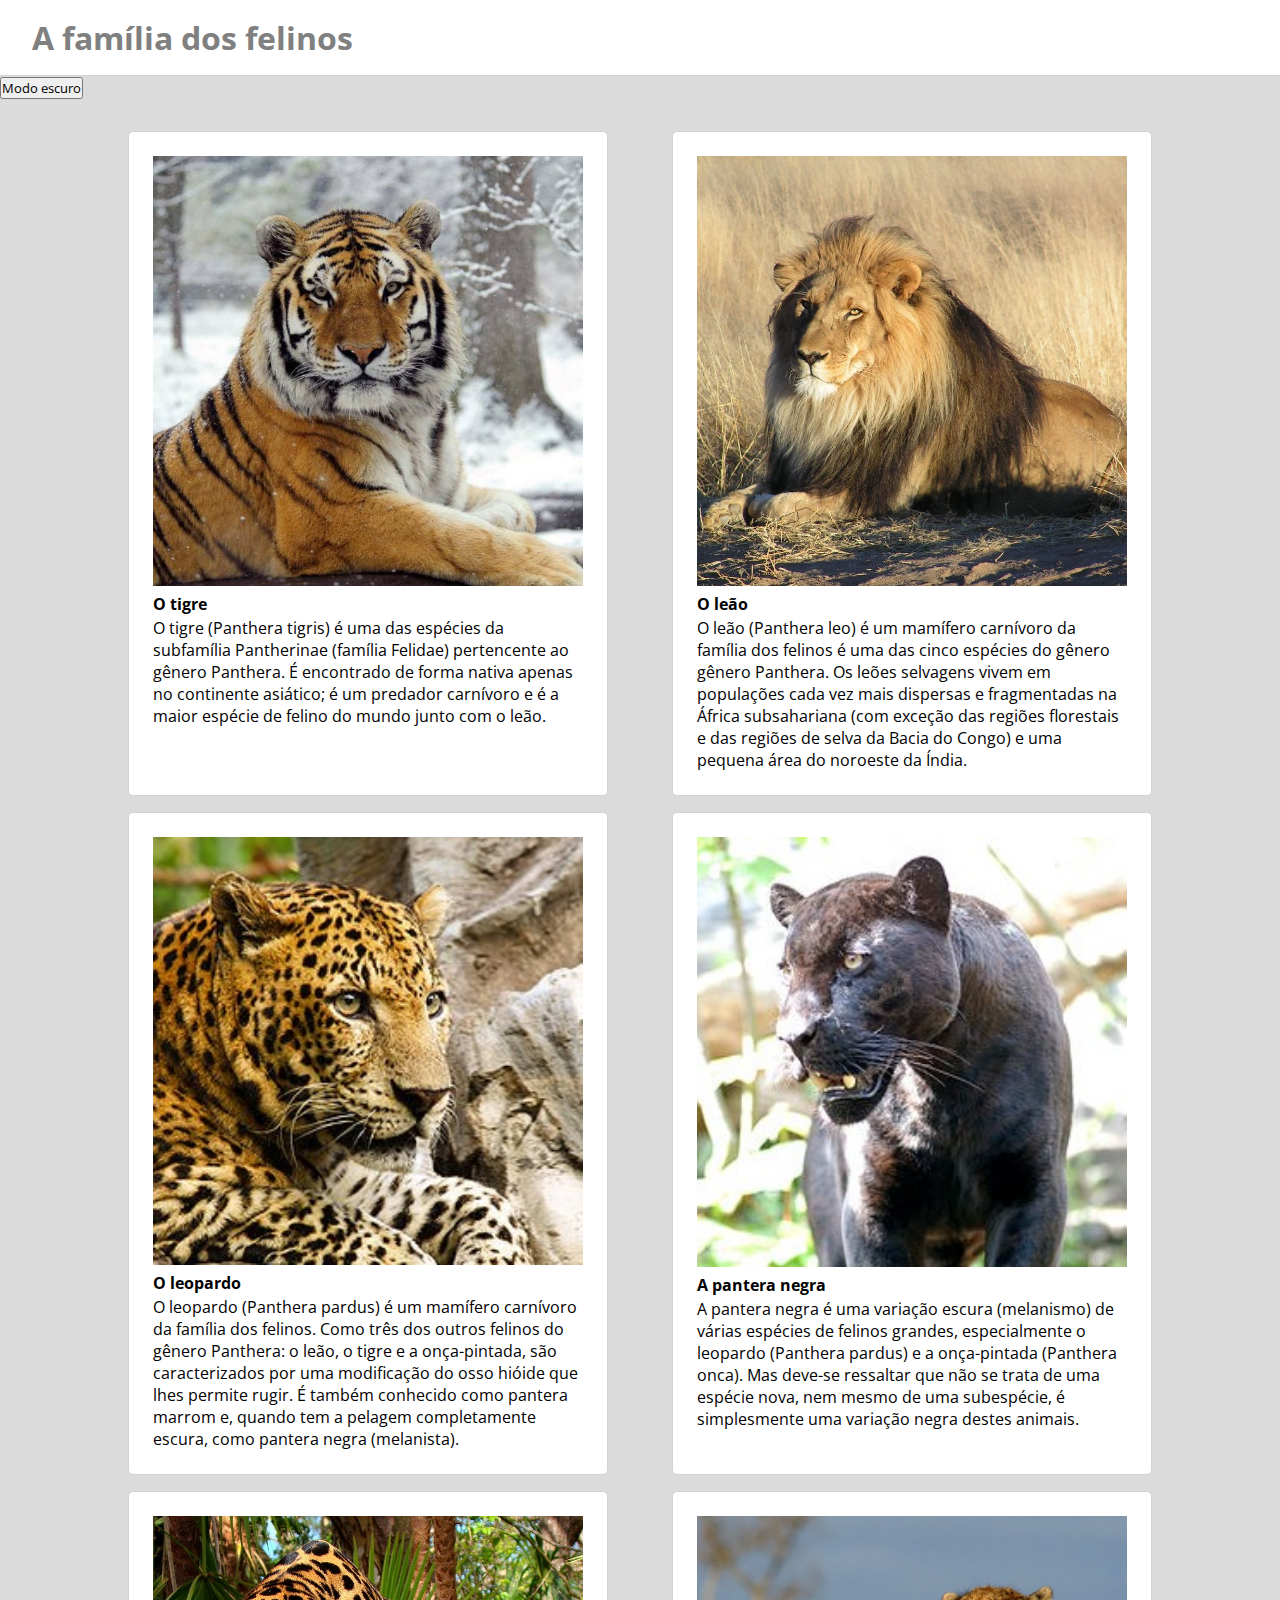
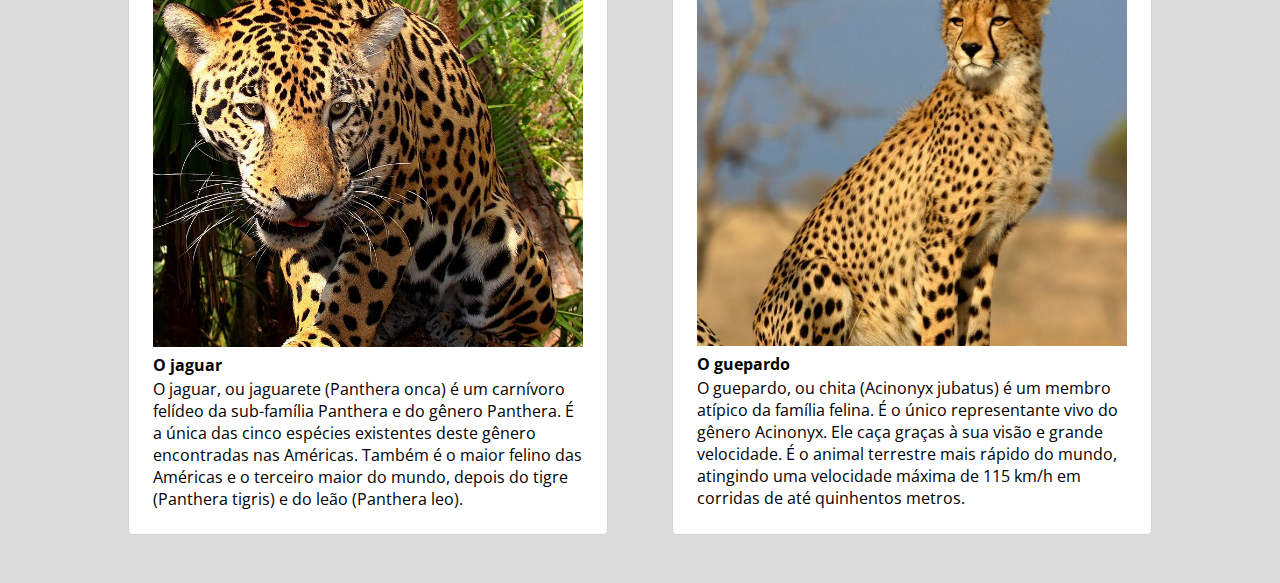
<file: aula-05/index.html>
<!DOCTYPE html>
<html lang="pt-BR">

<head>
  <meta charset="UTF-8">
  <meta http-equiv="X-UA-Compatible" content="IE=edge">
  <meta name="viewport" content="width=device-width, initial-scale=1.0">
  <link rel="stylesheet" href="styles.css">
  <title>Aula 5 - Modificar elementos com JS </title>
  <script src="main.js" defer></script>
</head>

<body>

  <h1>A família dos felinos</h1>
  <button id="mode" class="btn btn-light">Modo escuro</button>

  <div class="container">
    <div class="item">
      <img src="./imagens/tiger.jpg">
      <h2>O tigre</h2>
      <p>
        O tigre (Panthera tigris) é uma das espécies da subfamília Pantherinae (família Felidae)
        pertencente ao gênero Panthera. É encontrado de forma nativa apenas no continente asiático; é um predador
        carnívoro e
        é a maior espécie de felino do mundo junto com o leão.
      </p>
    </div>
    <div class="item">
      <img src="./imagens/leon.jpg">
      <h2>O leão</h2>
      <p>
        O leão (Panthera leo) é um mamífero carnívoro da família dos felinos é uma das cinco espécies do gênero
        gênero Panthera. Os leões selvagens vivem em populações cada vez mais dispersas e fragmentadas na África
        subsahariana
        (com exceção das regiões florestais e das regiões de selva da Bacia do Congo) e uma pequena área do noroeste da
        Índia.
      </p>
    </div>
    <div class="item">
      <img src="./imagens/leopardo.jpg">
      <h2>O leopardo</h2>
      <p>
        O leopardo (Panthera pardus) é um mamífero carnívoro da família dos felinos. Como três dos outros
        felinos do gênero Panthera: o leão, o tigre e a onça-pintada, são caracterizados por uma modificação do osso
        hióide que lhes permite rugir.
        É também conhecido como pantera marrom e, quando tem a pelagem completamente escura, como pantera negra
        (melanista).
      </p>
    </div>
    <div class="item">
      <img src="./imagens/pantera-negra.jpg">
      <h2>A pantera negra</h2>
      <p>
        A pantera negra é uma variação escura (melanismo) de várias espécies de felinos grandes, especialmente o
        leopardo (Panthera pardus) e a onça-pintada (Panthera onca).
        Mas deve-se ressaltar que não se trata de uma espécie nova, nem mesmo de uma subespécie, é simplesmente uma
        variação negra destes animais.
      </p>
    </div>
    <div class="item">
      <img src="./imagens/jaguar.jpg">
      <h2>O jaguar</h2>
      <p>
        O jaguar, ou jaguarete (Panthera onca) é um carnívoro felídeo da sub-família Panthera e do
        gênero Panthera. É a única das cinco espécies existentes deste gênero encontradas nas Américas. Também
        é o maior felino das Américas e o terceiro maior do mundo, depois do tigre (Panthera tigris) e do leão (Panthera
        leo).
      </p>
    </div>
    <div class="item">
      <img src="./imagens/chita.jpg">
      <h2>O guepardo</h2>
      <p>
        O guepardo, ou chita (Acinonyx jubatus) é um membro atípico da família felina. É o único
        representante vivo do gênero Acinonyx. Ele caça graças à sua visão e grande velocidade. É o animal terrestre
        mais rápido
        do mundo, atingindo uma velocidade máxima de 115 km/h em corridas de até quinhentos metros.
      </p>
    </div>
  </div>
  <script src="https://code.jquery.com/jquery-3.3.1.slim.min.js" integrity="sha384-q8i/X+965DzO0rT7abK41JStQIAqVgRVzpbzo5smXKp4YfRvH+8abtTE1Pi6jizo" crossorigin="anonymous"></script>
  <script src="https://cdnjs.cloudflare.com/ajax/libs/popper.js/1.14.3/umd/popper.min.js" integrity="sha384-ZMP7rVo3mIykV+2+9J3UJ46jBk0WLaUAdn689aCwoqbBJiSnjAK/l8WvCWPIPm49" crossorigin="anonymous"></script>
  <script src="https://stackpath.bootstrapcdn.com/bootstrap/4.1.3/js/bootstrap.min.js" integrity="sha384-ChfqqxuZUCnJSK3+MXmPNIyE6ZbWh2IMqE241rYiqJxyMiZ6OW/JmZQ5stwEULTy" crossorigin="anonymous"></script>

</body>

</html>
</file>
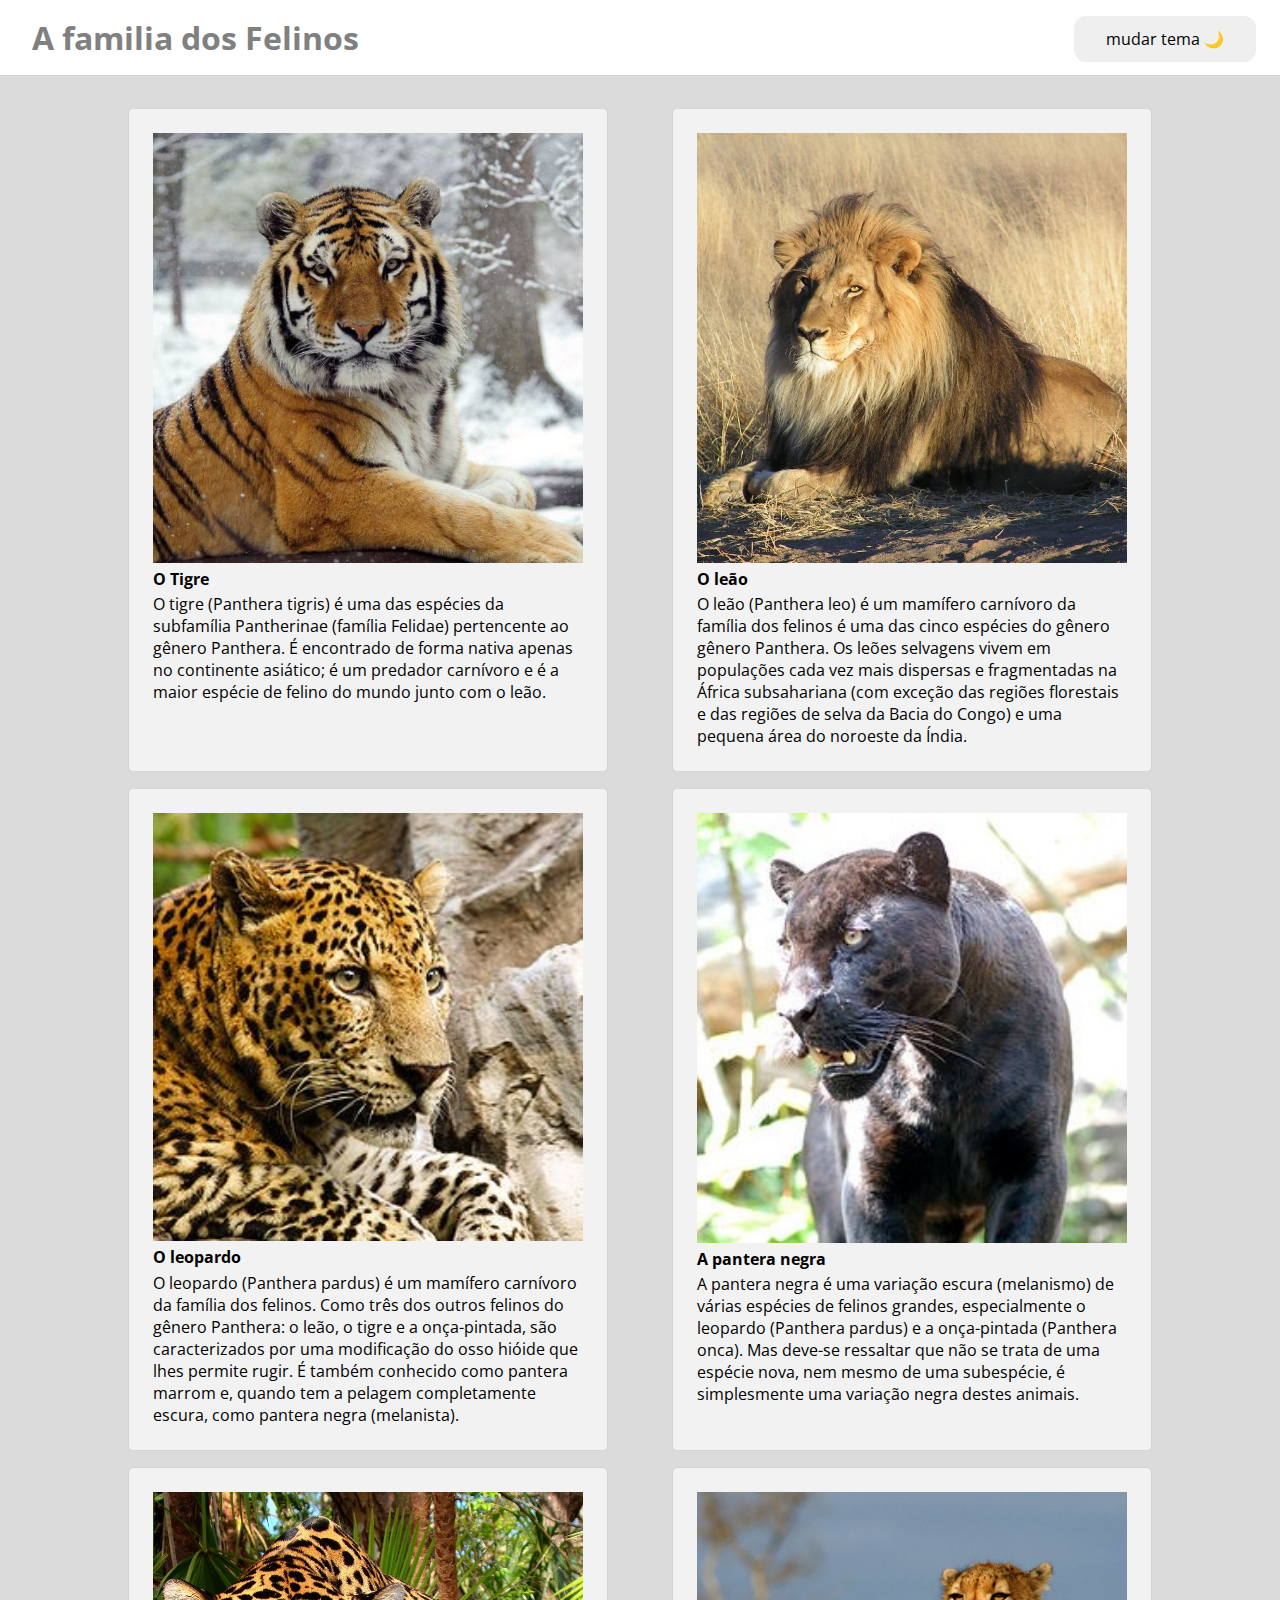
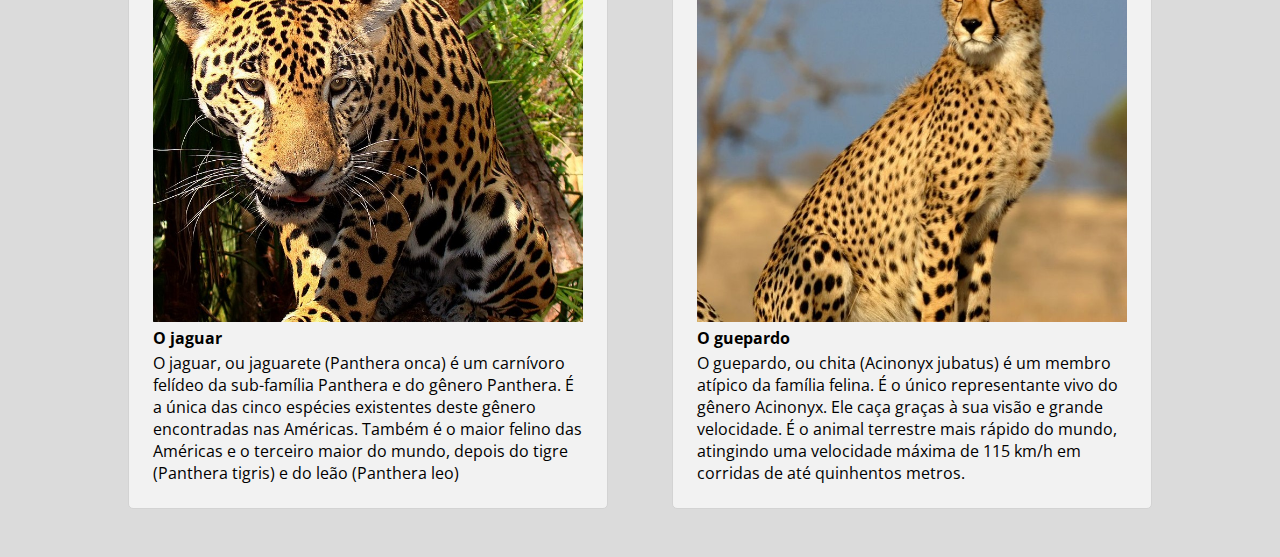
<file: aula-06/index.html>
<!DOCTYPE html>
<html lang="pt-BR">

<head>
  <meta charset="UTF-8">
  <meta http-equiv="X-UA-Compatible" content="IE=edge">
  <meta name="viewport" content="width=device-width, initial-scale=1.0">
  <link rel="stylesheet" href="./styles.css">
  <title>Aula 6 - Modificar elementos com JS</title>
</head>

<body>
  
  <button onclick="changeTheme()" class="main-button" id="changeClassButton">mudar tema 🌙</button>

  <h1>A familia dos Felinos</h1>


  <div class="container" id="mainContent">
    
  </div>

  <script src="./main.js"></script>

</body>

</html>
</file>
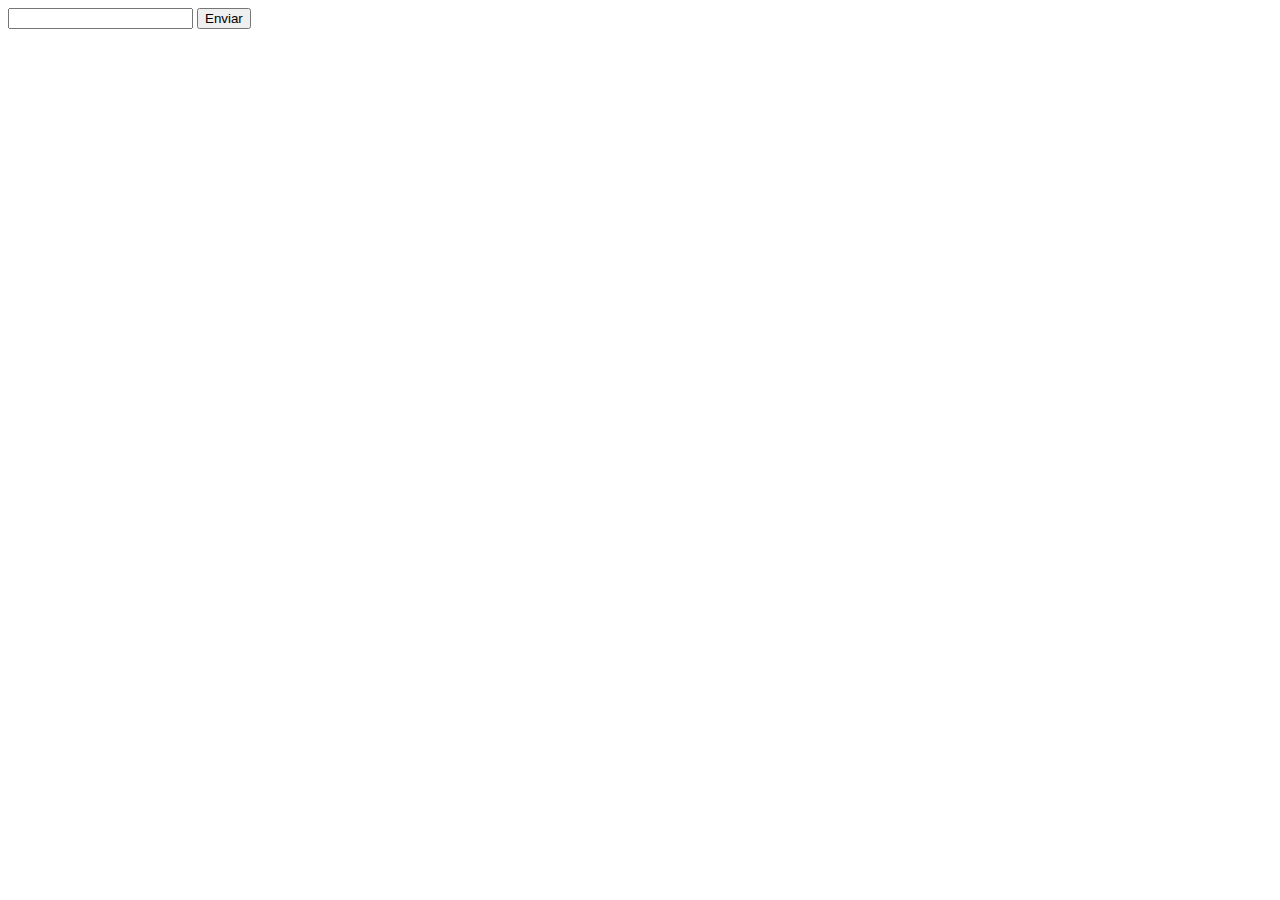
<file: aula-13/index.html>
<!DOCTYPE html>
<html lang="en">
<head>
    <meta charset="UTF-8">
    <meta http-equiv="X-UA-Compatible" content="IE=edge">
    <meta name="viewport" content="width=device-width, initial-scale=1.0">
    <script src="main.js" defer></script>
    <title>Cunsumo de API</title>
</head>

<body>
    <input type="text" id="api">
    <button type="submit" id="enviar">Enviar</button>
    <p id="CEP"></p>
    
</body>
</html>
</file>
<file: aula-05/styles.css>
@import url('https://fonts.googleapis.com/css2?family=Open+Sans:wght@300;400&display=swap');

* {
  margin: 0;
  padding: 0;
  font-family: 'Open Sans', sans-serif;
}

body {
  background-color: rgb(219, 219, 219);
}

h1 {
  padding: .5em 1em;
  background-color: white;
  border-bottom: 1px solid lightgrey;
  color: grey;
}

.container {
  display: flex;
  flex-wrap: wrap;
  justify-content: space-between;
  width: 80%;
  margin: 2em 10%;
}

.item {
  width: 30em;
  background-color: white;
  box-sizing: border-box;
  padding: 1.5em;
  margin-bottom: 1em;
  border-radius: 5px;
  border: 1px solid lightgray;
}

.item img {
  width: 100%;
}

.item h2 {
  font-size: 1em;
  margin: 2px 0;
  font-weight: bold;
}

body.dark
{
  background-color: rgb(39, 39, 39);
}

h1.dark
{ 
  background-color: rgb(19, 19, 19);
  color: rgb(170, 170, 170);
  border-color: black;
}

.item.dark
{
  background-color: rgb(19, 19, 19);
  border-color: black;
}

p.dark, h2.dark
{
  color: rgb(230, 230, 230);
}
</file>
<file: aula-06/styles.css>
@import url('https://fonts.googleapis.com/css2?family=Open+Sans:wght@300;400&display=swap');

* {

  margin: 0;
  padding: 0;
  box-sizing: border-box;
  transition: .4s ease-in-out;
  font-family: 'Open Sans', sans-serif;

}

body {
  background-color: rgb(219, 219, 219);
}

h1 {
  padding: .5em 1em;
  background-color: white;
  border-bottom: 1px solid lightgrey;
  color: grey;
  margin-bottom: 22px;
}

.main-button {

  font-size: 16px;
  border: 0;
  padding: 12px 32px;
  cursor: pointer;
  border-radius: 12px;
  position: absolute;
  top: 16px;
  right: 24px;

}

.main-button:hover {

  transform: scale(1.02);

}

.container {
  display: flex;
  flex-wrap: wrap;
  justify-content: space-between;
  width: 80%;
  margin: 2em 10%;
}

.item {
  width: 30em;
  background-color: rgba(255, 255, 255, 0.644);
  box-sizing: border-box;
  padding: 1.5em;
  margin-bottom: 1em;
  border-radius: 5px;
  border: 1px solid lightgray;
}

.item img {

  width: 100%;

}

.item h2 {

  font-size: 1em;
  margin-bottom: .2em;

}

.dark {

  background-color: rgb(39, 39, 39);

}

.dark h1 {

  background-color: rgb(19, 19, 19);
  color: rgb(170, 170, 170);
  border-color: black;

}

.dark .main-button {

  background-color: #202020;
  color: white;

}


.dark .item {

  background-color: rgb(19, 19, 19);
  border-color: black;

}

.dark .item h2, .dark .item p {

  color: rgb(230, 230, 230);

}
</file>
